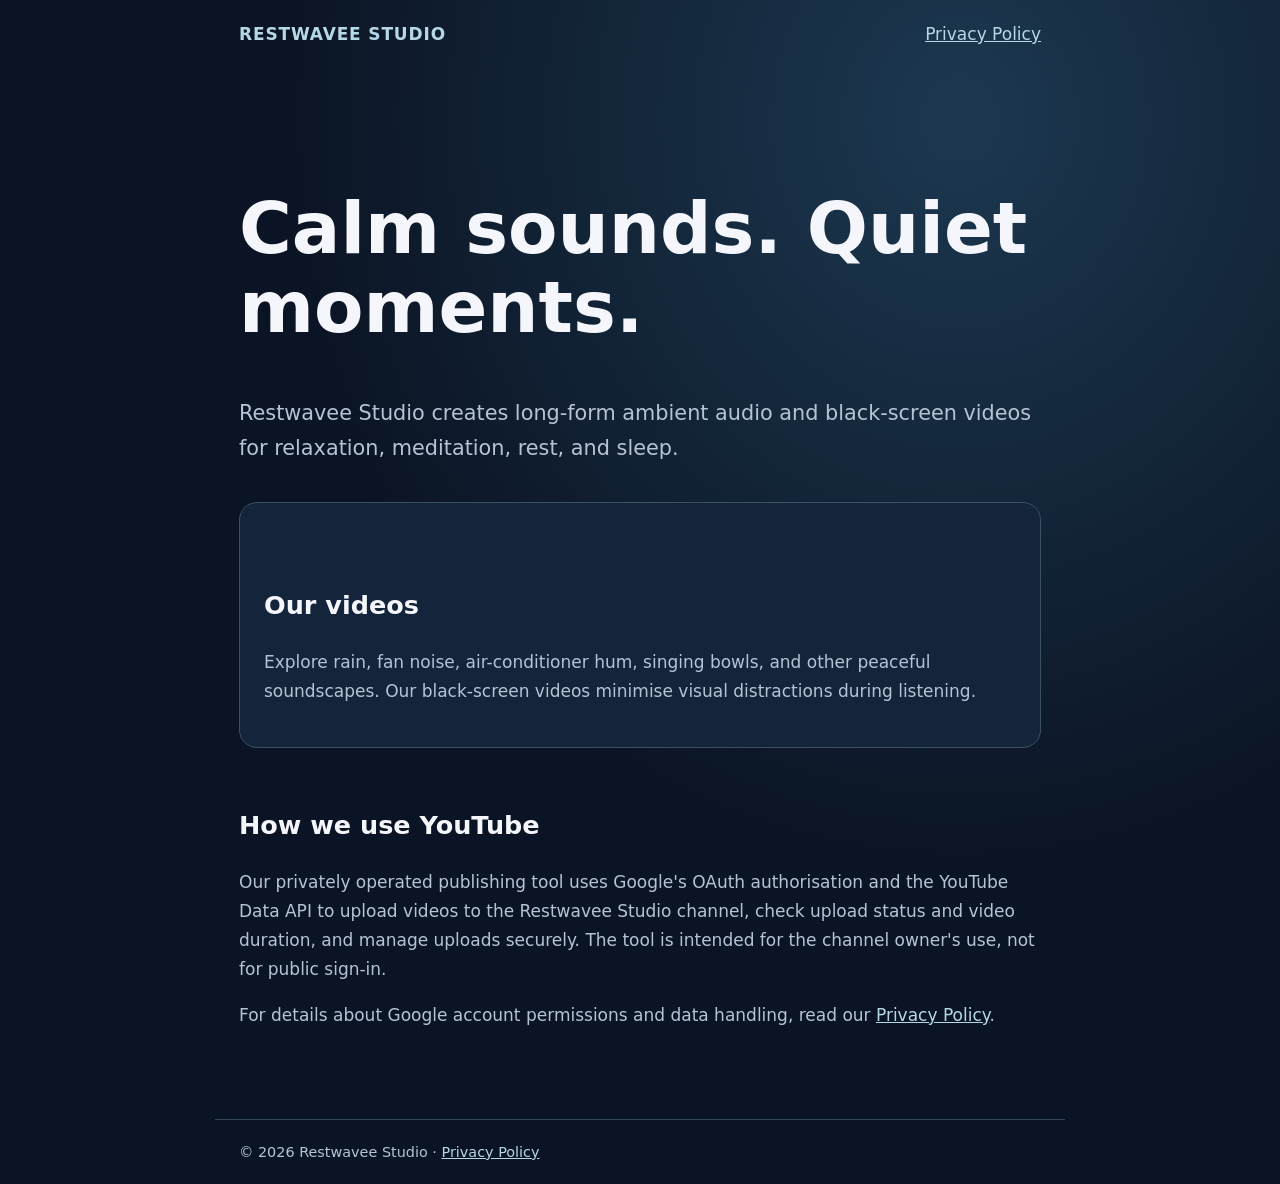
<file: index.html>
<!doctype html><html lang="en"><head><meta charset="utf-8"><meta name="viewport" content="width=device-width,initial-scale=1"><meta name="description" content="Restwavee Studio creates long-form calming audio and black-screen videos for relaxation and sleep."><title>Restwavee Studio | Calming Sounds</title><link rel="stylesheet" href="style.css"></head><body><header><nav><a class="brand" href="./">RESTWAVEE STUDIO</a><a href="privacy.html">Privacy Policy</a></nav></header><main><h1>Calm sounds. Quiet moments.</h1><p class="lead">Restwavee Studio creates long-form ambient audio and black-screen videos for relaxation, meditation, rest, and sleep.</p><section class="panel"><h2>Our videos</h2><p>Explore rain, fan noise, air-conditioner hum, singing bowls, and other peaceful soundscapes. Our black-screen videos minimise visual distractions during listening.</p></section><section><h2>How we use YouTube</h2><p>Our privately operated publishing tool uses Google's OAuth authorisation and the YouTube Data API to upload videos to the Restwavee Studio channel, check upload status and video duration, and manage uploads securely. The tool is intended for the channel owner's use, not for public sign-in.</p><p>For details about Google account permissions and data handling, read our <a href="privacy.html">Privacy Policy</a>.</p></section></main><footer>© 2026 Restwavee Studio · <a href="privacy.html">Privacy Policy</a></footer></body></html>
</file>
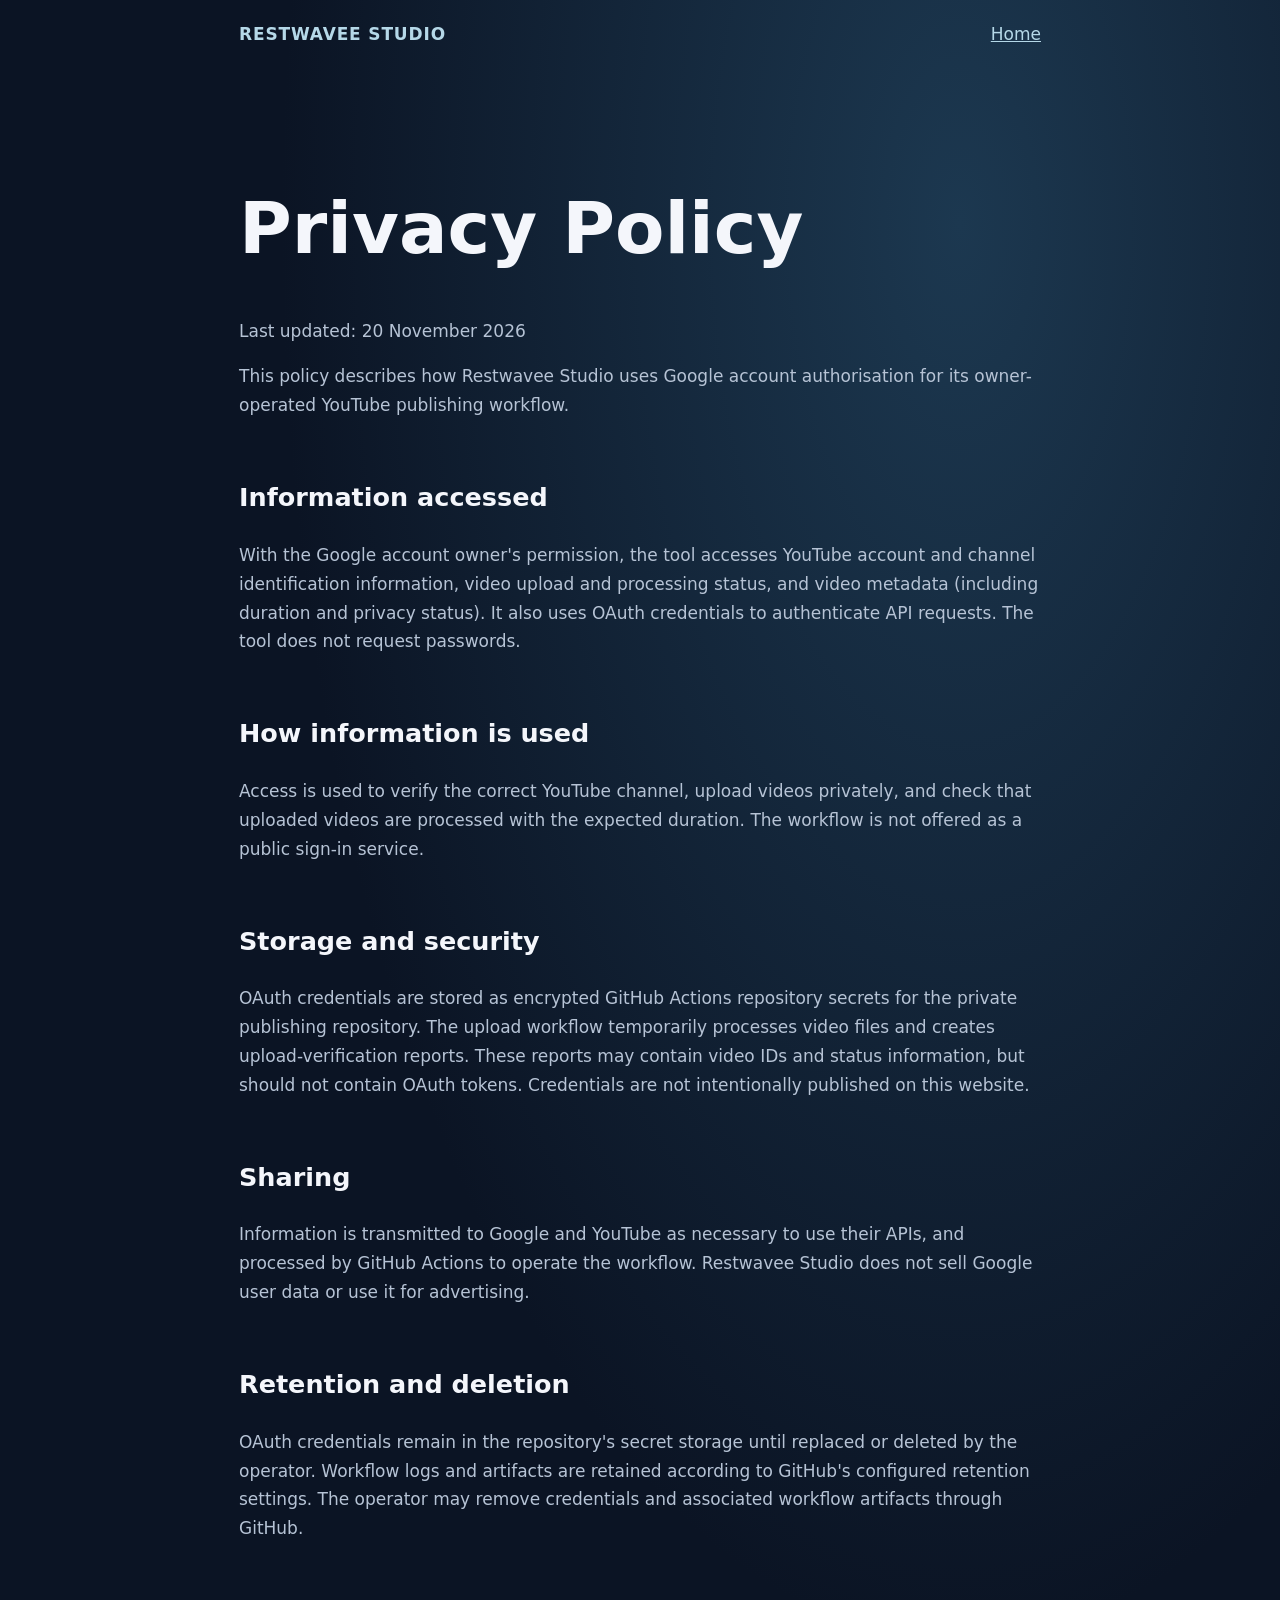
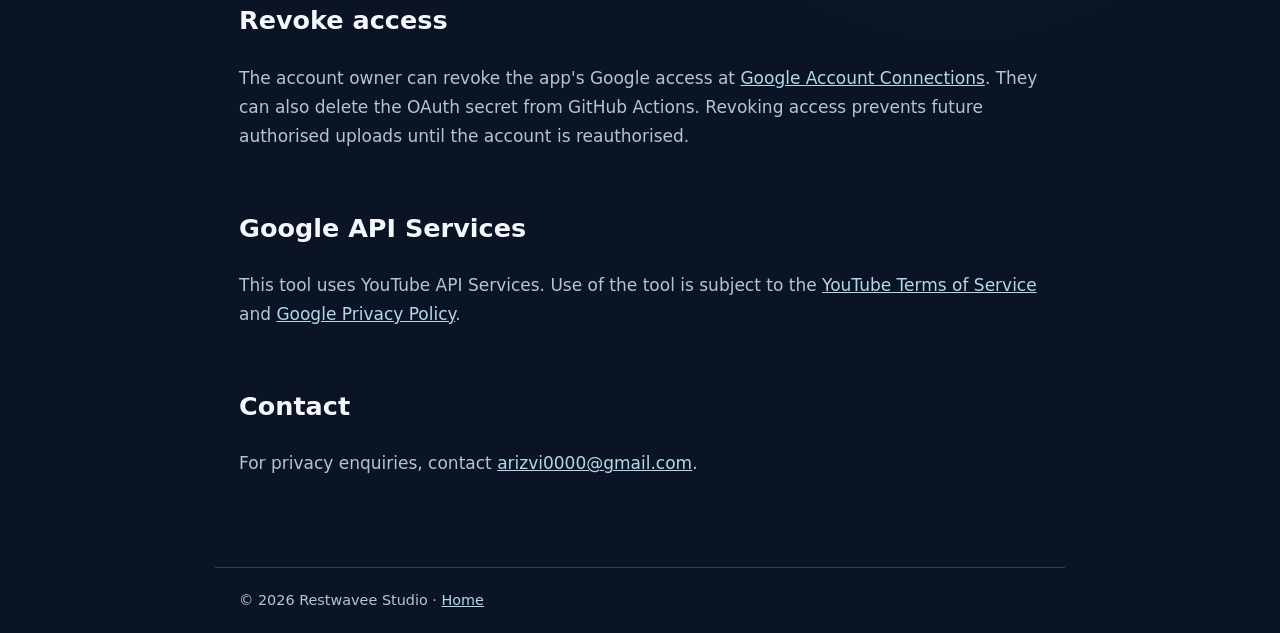
<file: privacy.html>
<!doctype html><html lang="en"><head><meta charset="utf-8"><meta name="viewport" content="width=device-width,initial-scale=1"><meta name="description" content="Privacy policy for Restwavee Studio and its YouTube publishing automation."><title>Privacy Policy | Restwavee Studio</title><link rel="stylesheet" href="style.css"></head><body><header><nav><a class="brand" href="./">RESTWAVEE STUDIO</a><a href="./">Home</a></nav></header><main><h1>Privacy Policy</h1><p>Last updated: 20 November 2026</p><p>This policy describes how Restwavee Studio uses Google account authorisation for its owner-operated YouTube publishing workflow.</p><h2>Information accessed</h2><p>With the Google account owner's permission, the tool accesses YouTube account and channel identification information, video upload and processing status, and video metadata (including duration and privacy status). It also uses OAuth credentials to authenticate API requests. The tool does not request passwords.</p><h2>How information is used</h2><p>Access is used to verify the correct YouTube channel, upload videos privately, and check that uploaded videos are processed with the expected duration. The workflow is not offered as a public sign-in service.</p><h2>Storage and security</h2><p>OAuth credentials are stored as encrypted GitHub Actions repository secrets for the private publishing repository. The upload workflow temporarily processes video files and creates upload-verification reports. These reports may contain video IDs and status information, but should not contain OAuth tokens. Credentials are not intentionally published on this website.</p><h2>Sharing</h2><p>Information is transmitted to Google and YouTube as necessary to use their APIs, and processed by GitHub Actions to operate the workflow. Restwavee Studio does not sell Google user data or use it for advertising.</p><h2>Retention and deletion</h2><p>OAuth credentials remain in the repository's secret storage until replaced or deleted by the operator. Workflow logs and artifacts are retained according to GitHub's configured retention settings. The operator may remove credentials and associated workflow artifacts through GitHub.</p><h2>Revoke access</h2><p>The account owner can revoke the app's Google access at <a href="https://myaccount.google.com/connections">Google Account Connections</a>. They can also delete the OAuth secret from GitHub Actions. Revoking access prevents future authorised uploads until the account is reauthorised.</p><h2>Google API Services</h2><p>This tool uses YouTube API Services. Use of the tool is subject to the <a href="https://www.youtube.com/t/terms">YouTube Terms of Service</a> and <a href="https://policies.google.com/privacy">Google Privacy Policy</a>.</p><h2>Contact</h2><p>For privacy enquiries, contact <a href="mailto:arizvi0000@gmail.com">arizvi0000@gmail.com</a>.</p></main><footer>© 2026 Restwavee Studio · <a href="./">Home</a></footer></body></html>
</file>
<file: style.css>
:root{color-scheme:dark;--bg:#0b1424;--fg:#f4f6fb;--muted:#b6c3d5;--accent:#b5d8e8}*{box-sizing:border-box}body{margin:0;background:radial-gradient(ellipse at 75% 10%,#1c3850,transparent 50%),var(--bg);color:var(--fg);font:17px/1.7 system-ui,-apple-system,Segoe UI,sans-serif}main{max-width:850px;margin:auto;padding:72px 24px}header,footer{max-width:850px;margin:auto;padding:20px 24px}nav{display:flex;justify-content:space-between;gap:16px;flex-wrap:wrap}a{color:var(--accent)}.brand{font-weight:750;letter-spacing:.05em;text-decoration:none}h1{font-size:clamp(2.5rem,7vw,4.5rem);line-height:1.1}h2{margin-top:2.2em}p,li{color:var(--muted)}.lead{font-size:1.3rem}.panel{border:1px solid #3a5065;border-radius:18px;padding:24px;margin-top:36px;background:#14243a}footer{border-top:1px solid #304459;color:var(--muted);font-size:.9rem}
</file>
